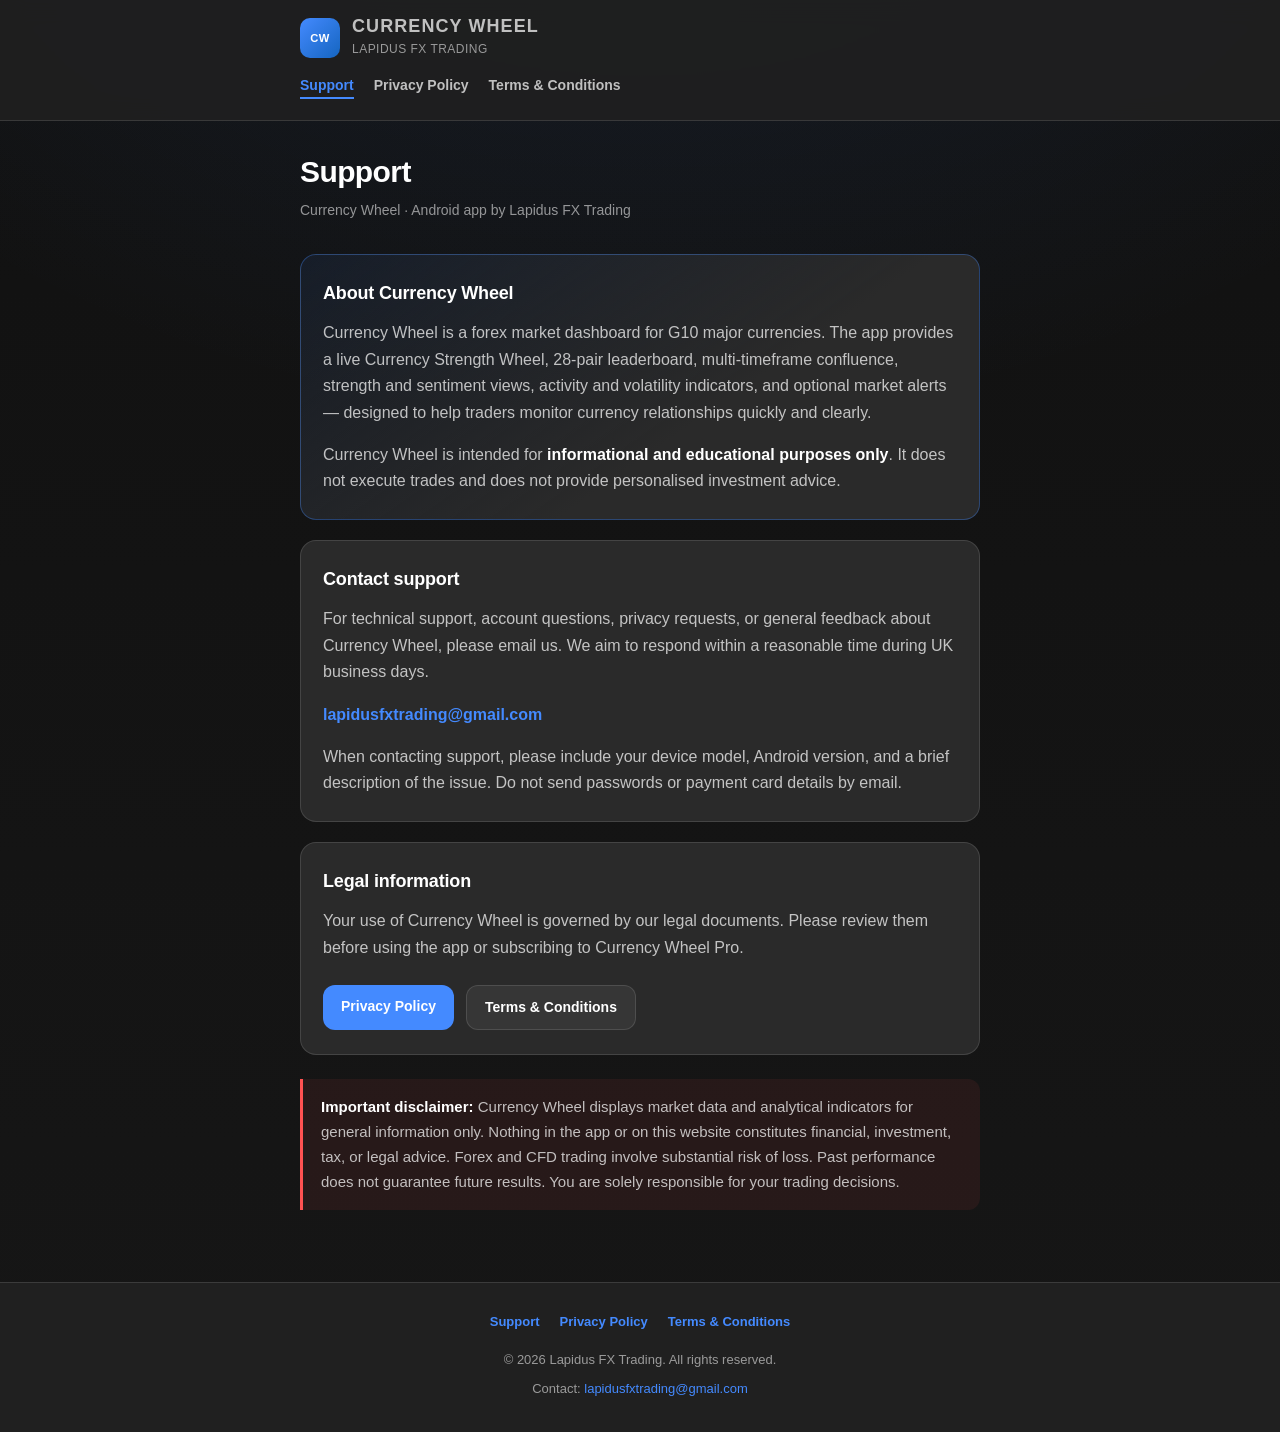
<file: index.html>
<!DOCTYPE html>
<html lang="en-GB">
<head>
  <meta charset="UTF-8">
  <meta name="viewport" content="width=device-width, initial-scale=1.0">
  <meta name="description" content="Currency Wheel support — contact Lapidus FX Trading for help with the G10 forex strength and confluence app.">
  <title>Support — Currency Wheel</title>
  <link rel="stylesheet" href="assets/css/legal.css">
</head>
<body>
  <header class="site-header">
    <div class="header-inner">
      <div class="brand">
        <div class="brand-mark" aria-hidden="true">CW</div>
        <div>
          <p class="brand-title">CURRENCY WHEEL</p>
          <p class="brand-subtitle">Lapidus FX Trading</p>
        </div>
      </div>
      <nav aria-label="Legal navigation">
        <ul class="site-nav">
          <li><a href="index.html" class="active">Support</a></li>
          <li><a href="privacy-policy.html">Privacy Policy</a></li>
          <li><a href="terms-and-conditions.html">Terms &amp; Conditions</a></li>
        </ul>
      </nav>
    </div>
  </header>

  <main>
    <h1 class="page-title">Support</h1>
    <p class="page-meta">Currency Wheel · Android app by Lapidus FX Trading</p>

    <section class="card card-highlight">
      <h2>About Currency Wheel</h2>
      <p>
        Currency Wheel is a forex market dashboard for G10 major currencies. The app
        provides a live Currency Strength Wheel, 28-pair leaderboard, multi-timeframe
        confluence, strength and sentiment views, activity and volatility indicators,
        and optional market alerts — designed to help traders monitor currency
        relationships quickly and clearly.
      </p>
      <p>
        Currency Wheel is intended for <strong>informational and educational purposes
        only</strong>. It does not execute trades and does not provide personalised
        investment advice.
      </p>
    </section>

    <section class="card">
      <h2>Contact support</h2>
      <p>
        For technical support, account questions, privacy requests, or general feedback
        about Currency Wheel, please email us. We aim to respond within a reasonable
        time during UK business days.
      </p>
      <p>
        <a class="contact-link" href="mailto:lapidusfxtrading@gmail.com">lapidusfxtrading@gmail.com</a>
      </p>
      <p>
        When contacting support, please include your device model, Android version,
        and a brief description of the issue. Do not send passwords or payment card
        details by email.
      </p>
    </section>

    <section class="card">
      <h2>Legal information</h2>
      <p>
        Your use of Currency Wheel is governed by our legal documents. Please review
        them before using the app or subscribing to Currency Wheel Pro.
      </p>
      <div class="btn-row">
        <a class="btn btn-primary" href="privacy-policy.html">Privacy Policy</a>
        <a class="btn btn-secondary" href="terms-and-conditions.html">Terms &amp; Conditions</a>
      </div>
    </section>

    <div class="disclaimer-box" role="note">
      <p>
        <strong>Important disclaimer:</strong> Currency Wheel displays market data and
        analytical indicators for general information only. Nothing in the app or on
        this website constitutes financial, investment, tax, or legal advice. Forex and
        CFD trading involve substantial risk of loss. Past performance does not
        guarantee future results. You are solely responsible for your trading decisions.
      </p>
    </div>
  </main>

  <footer class="site-footer">
    <div class="footer-inner">
      <nav class="footer-nav" aria-label="Footer navigation">
        <a href="index.html">Support</a>
        <a href="privacy-policy.html">Privacy Policy</a>
        <a href="terms-and-conditions.html">Terms &amp; Conditions</a>
      </nav>
      <p>&copy; 2026 Lapidus FX Trading. All rights reserved.</p>
      <p>
        Contact:
        <a href="mailto:lapidusfxtrading@gmail.com">lapidusfxtrading@gmail.com</a>
      </p>
    </div>
  </footer>
</body>
</html>
</file>
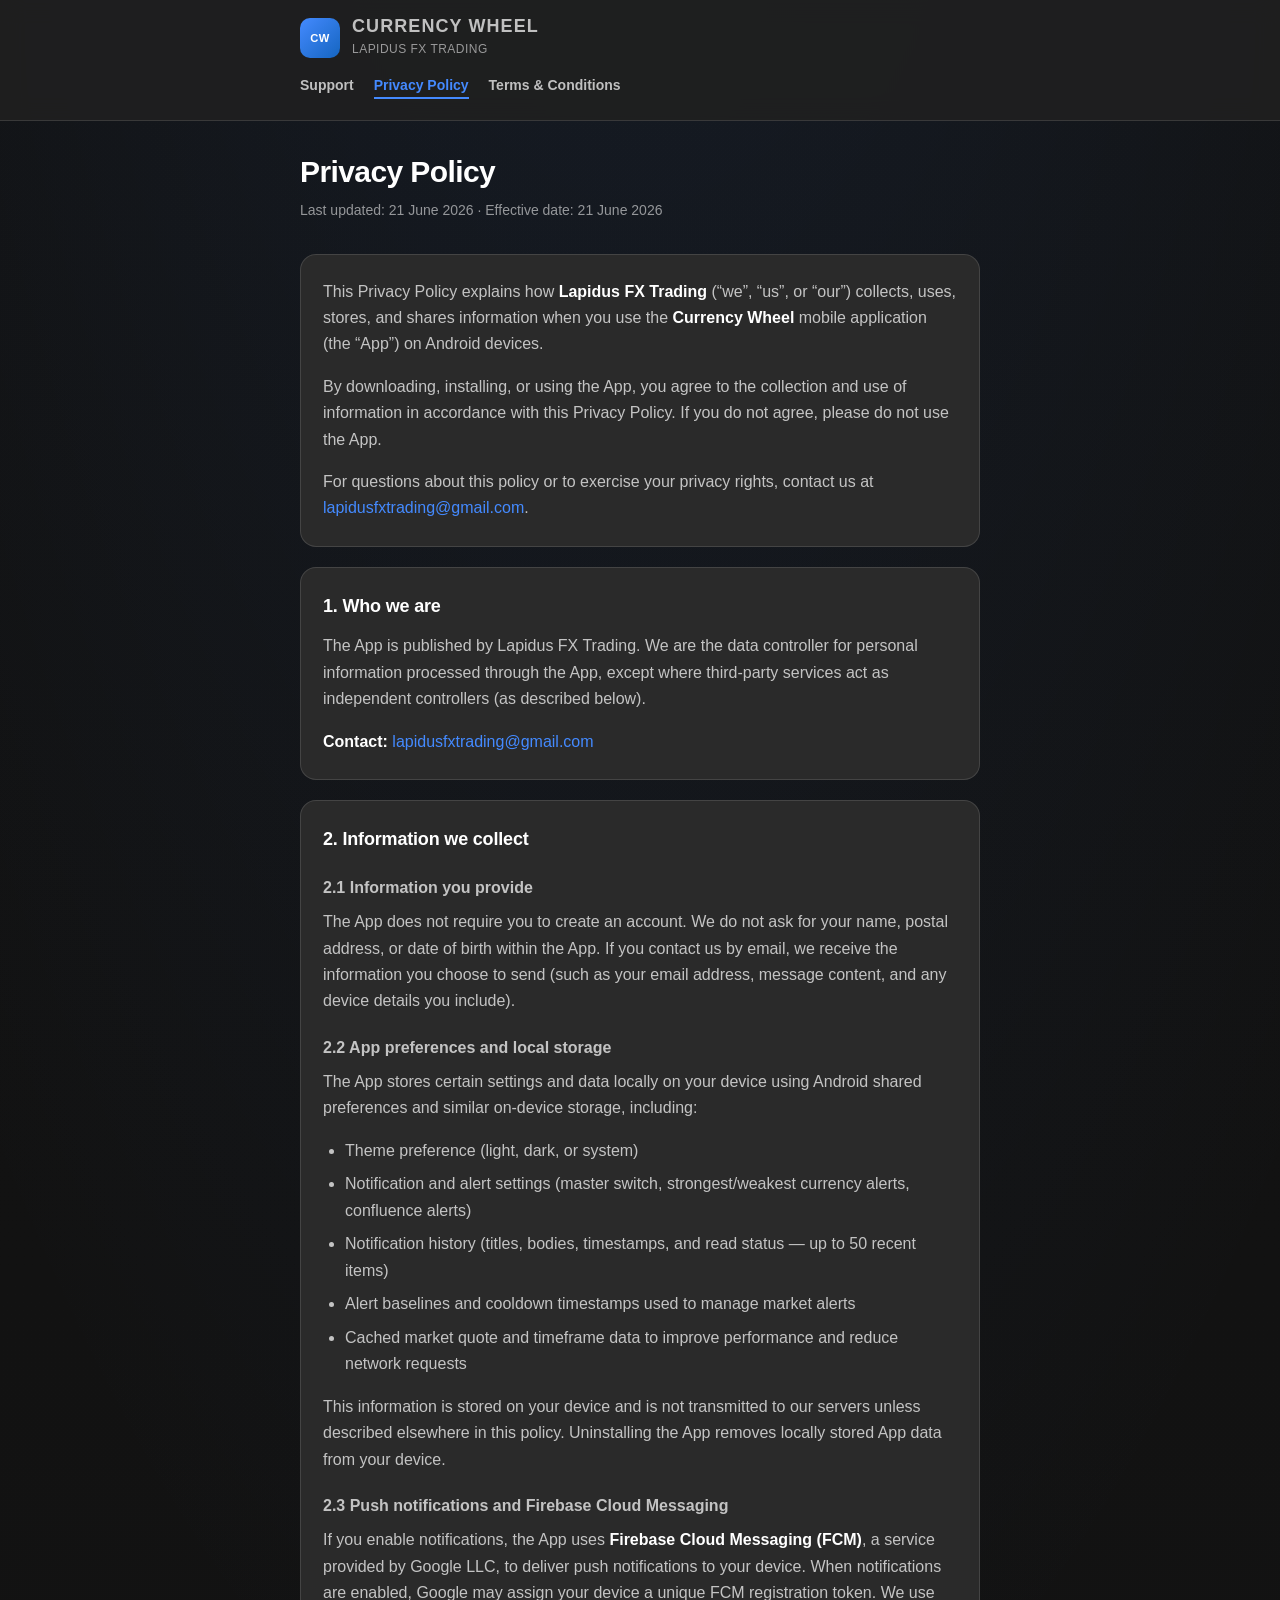
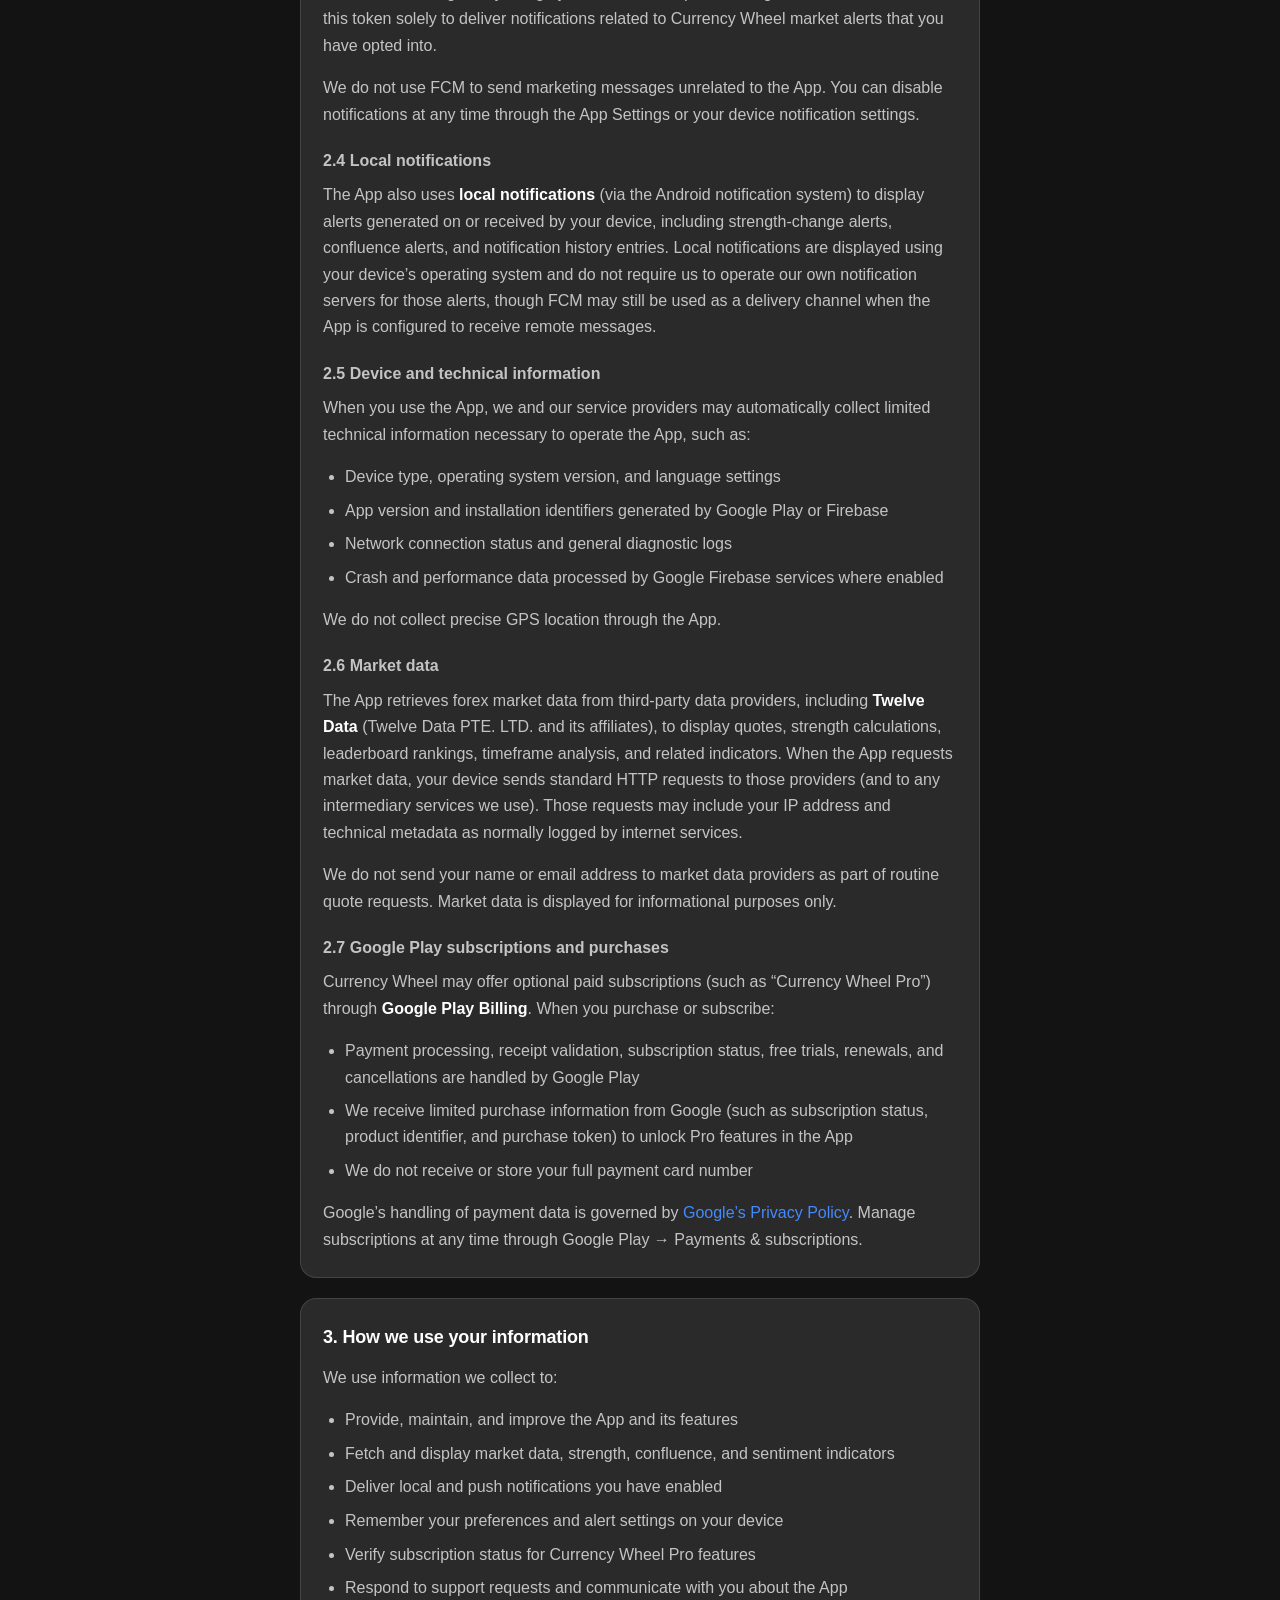
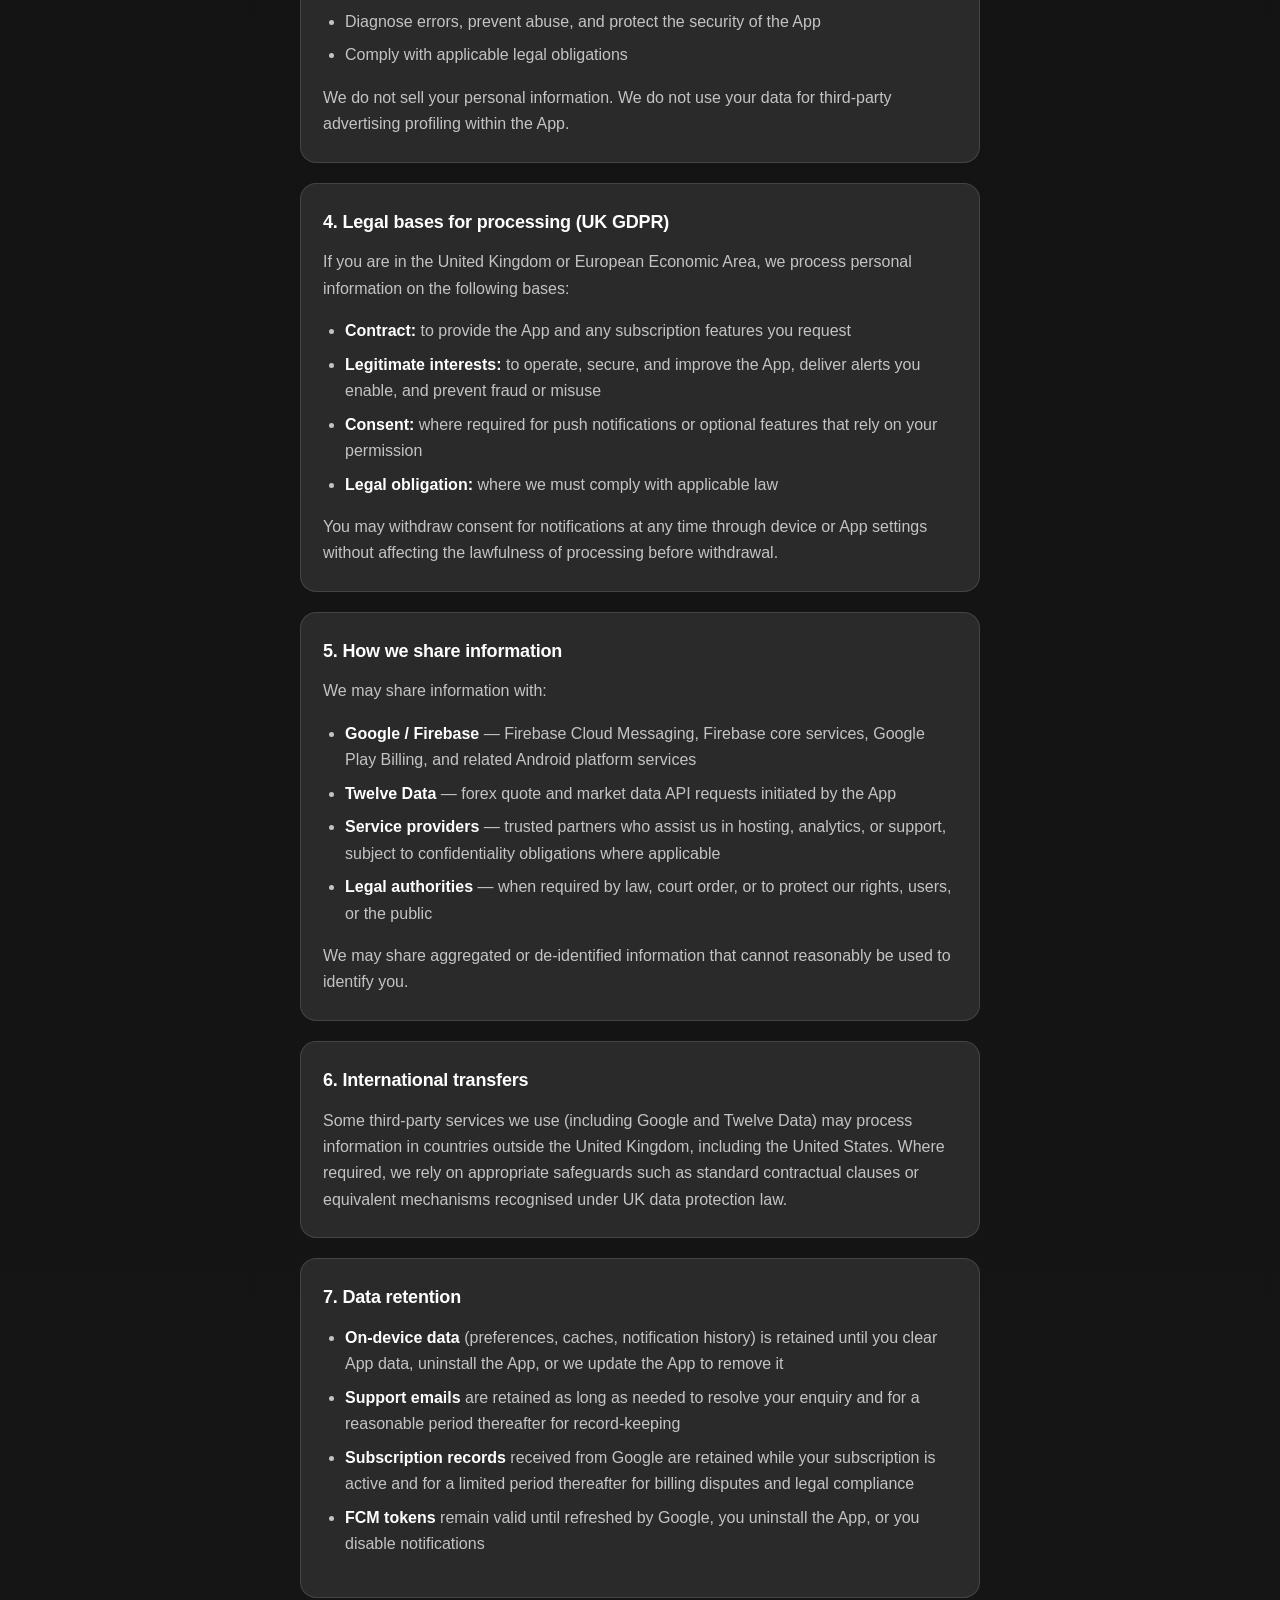
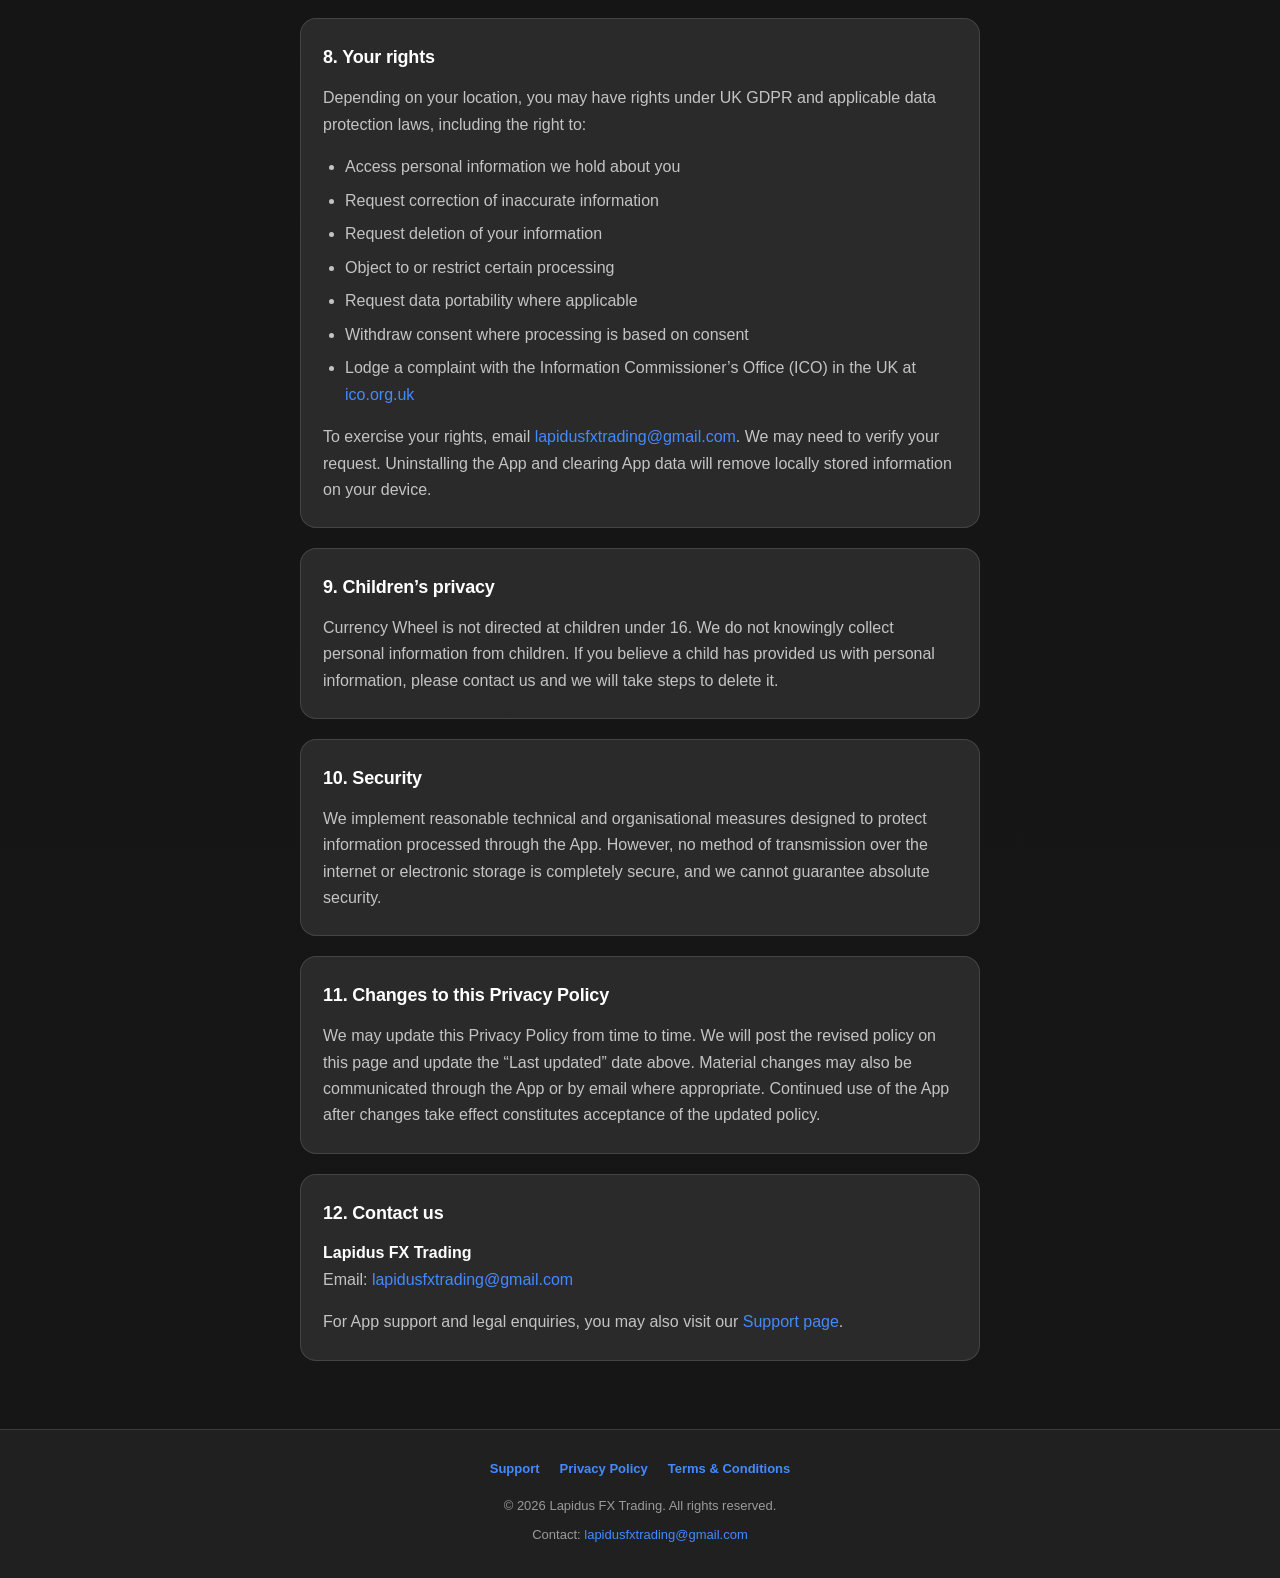
<file: privacy-policy.html>
<!DOCTYPE html>
<html lang="en-GB">
<head>
  <meta charset="UTF-8">
  <meta name="viewport" content="width=device-width, initial-scale=1.0">
  <meta name="description" content="Privacy Policy for Currency Wheel by Lapidus FX Trading — how we collect, use, and protect your information.">
  <title>Privacy Policy — Currency Wheel</title>
  <link rel="stylesheet" href="assets/css/legal.css">
</head>
<body>
  <header class="site-header">
    <div class="header-inner">
      <div class="brand">
        <div class="brand-mark" aria-hidden="true">CW</div>
        <div>
          <p class="brand-title">CURRENCY WHEEL</p>
          <p class="brand-subtitle">Lapidus FX Trading</p>
        </div>
      </div>
      <nav aria-label="Legal navigation">
        <ul class="site-nav">
          <li><a href="index.html">Support</a></li>
          <li><a href="privacy-policy.html" class="active">Privacy Policy</a></li>
          <li><a href="terms-and-conditions.html">Terms &amp; Conditions</a></li>
        </ul>
      </nav>
    </div>
  </header>

  <main>
    <h1 class="page-title">Privacy Policy</h1>
    <p class="page-meta">Last updated: 21 June 2026 · Effective date: 21 June 2026</p>

    <section class="card">
      <p>
        This Privacy Policy explains how <strong>Lapidus FX Trading</strong>
        (&ldquo;we&rdquo;, &ldquo;us&rdquo;, or &ldquo;our&rdquo;) collects, uses,
        stores, and shares information when you use the <strong>Currency Wheel</strong>
        mobile application (the &ldquo;App&rdquo;) on Android devices.
      </p>
      <p>
        By downloading, installing, or using the App, you agree to the collection and
        use of information in accordance with this Privacy Policy. If you do not agree,
        please do not use the App.
      </p>
      <p>
        For questions about this policy or to exercise your privacy rights, contact us at
        <a href="mailto:lapidusfxtrading@gmail.com">lapidusfxtrading@gmail.com</a>.
      </p>
    </section>

    <section class="card">
      <h2>1. Who we are</h2>
      <p>
        The App is published by Lapidus FX Trading. We are the data controller for
        personal information processed through the App, except where third-party
        services act as independent controllers (as described below).
      </p>
      <p>
        <strong>Contact:</strong>
        <a href="mailto:lapidusfxtrading@gmail.com">lapidusfxtrading@gmail.com</a>
      </p>
    </section>

    <section class="card">
      <h2>2. Information we collect</h2>

      <h3>2.1 Information you provide</h3>
      <p>
        The App does not require you to create an account. We do not ask for your name,
        postal address, or date of birth within the App. If you contact us by email, we
        receive the information you choose to send (such as your email address, message
        content, and any device details you include).
      </p>

      <h3>2.2 App preferences and local storage</h3>
      <p>
        The App stores certain settings and data locally on your device using Android
        shared preferences and similar on-device storage, including:
      </p>
      <ul>
        <li>Theme preference (light, dark, or system)</li>
        <li>Notification and alert settings (master switch, strongest/weakest currency alerts, confluence alerts)</li>
        <li>Notification history (titles, bodies, timestamps, and read status — up to 50 recent items)</li>
        <li>Alert baselines and cooldown timestamps used to manage market alerts</li>
        <li>Cached market quote and timeframe data to improve performance and reduce network requests</li>
      </ul>
      <p>
        This information is stored on your device and is not transmitted to our servers
        unless described elsewhere in this policy. Uninstalling the App removes locally
        stored App data from your device.
      </p>

      <h3>2.3 Push notifications and Firebase Cloud Messaging</h3>
      <p>
        If you enable notifications, the App uses <strong>Firebase Cloud Messaging
        (FCM)</strong>, a service provided by Google LLC, to deliver push notifications
        to your device. When notifications are enabled, Google may assign your device a
        unique FCM registration token. We use this token solely to deliver notifications
        related to Currency Wheel market alerts that you have opted into.
      </p>
      <p>
        We do not use FCM to send marketing messages unrelated to the App. You can
        disable notifications at any time through the App Settings or your device
        notification settings.
      </p>

      <h3>2.4 Local notifications</h3>
      <p>
        The App also uses <strong>local notifications</strong> (via the Android
        notification system) to display alerts generated on or received by your device,
        including strength-change alerts, confluence alerts, and notification history
        entries. Local notifications are displayed using your device&rsquo;s operating
        system and do not require us to operate our own notification servers for those
        alerts, though FCM may still be used as a delivery channel when the App is
        configured to receive remote messages.
      </p>

      <h3>2.5 Device and technical information</h3>
      <p>
        When you use the App, we and our service providers may automatically collect
        limited technical information necessary to operate the App, such as:
      </p>
      <ul>
        <li>Device type, operating system version, and language settings</li>
        <li>App version and installation identifiers generated by Google Play or Firebase</li>
        <li>Network connection status and general diagnostic logs</li>
        <li>Crash and performance data processed by Google Firebase services where enabled</li>
      </ul>
      <p>
        We do not collect precise GPS location through the App.
      </p>

      <h3>2.6 Market data</h3>
      <p>
        The App retrieves forex market data from third-party data providers, including
        <strong>Twelve Data</strong> (Twelve Data PTE. LTD. and its affiliates), to
        display quotes, strength calculations, leaderboard rankings, timeframe analysis,
        and related indicators. When the App requests market data, your device sends
        standard HTTP requests to those providers (and to any intermediary services we
        use). Those requests may include your IP address and technical metadata as
        normally logged by internet services.
      </p>
      <p>
        We do not send your name or email address to market data providers as part of
        routine quote requests. Market data is displayed for informational purposes only.
      </p>

      <h3>2.7 Google Play subscriptions and purchases</h3>
      <p>
        Currency Wheel may offer optional paid subscriptions (such as
        &ldquo;Currency Wheel Pro&rdquo;) through <strong>Google Play Billing</strong>.
        When you purchase or subscribe:
      </p>
      <ul>
        <li>Payment processing, receipt validation, subscription status, free trials,
          renewals, and cancellations are handled by Google Play</li>
        <li>We receive limited purchase information from Google (such as subscription
          status, product identifier, and purchase token) to unlock Pro features in the
          App</li>
        <li>We do not receive or store your full payment card number</li>
      </ul>
      <p>
        Google&rsquo;s handling of payment data is governed by
        <a href="https://policies.google.com/privacy" rel="noopener noreferrer" target="_blank">Google&rsquo;s Privacy Policy</a>.
        Manage subscriptions at any time through Google Play &rarr; Payments &amp;
        subscriptions.
      </p>
    </section>

    <section class="card">
      <h2>3. How we use your information</h2>
      <p>We use information we collect to:</p>
      <ul>
        <li>Provide, maintain, and improve the App and its features</li>
        <li>Fetch and display market data, strength, confluence, and sentiment indicators</li>
        <li>Deliver local and push notifications you have enabled</li>
        <li>Remember your preferences and alert settings on your device</li>
        <li>Verify subscription status for Currency Wheel Pro features</li>
        <li>Respond to support requests and communicate with you about the App</li>
        <li>Diagnose errors, prevent abuse, and protect the security of the App</li>
        <li>Comply with applicable legal obligations</li>
      </ul>
      <p>
        We do not sell your personal information. We do not use your data for
        third-party advertising profiling within the App.
      </p>
    </section>

    <section class="card">
      <h2>4. Legal bases for processing (UK GDPR)</h2>
      <p>
        If you are in the United Kingdom or European Economic Area, we process personal
        information on the following bases:
      </p>
      <ul>
        <li><strong>Contract:</strong> to provide the App and any subscription features you request</li>
        <li><strong>Legitimate interests:</strong> to operate, secure, and improve the App, deliver alerts you enable, and prevent fraud or misuse</li>
        <li><strong>Consent:</strong> where required for push notifications or optional features that rely on your permission</li>
        <li><strong>Legal obligation:</strong> where we must comply with applicable law</li>
      </ul>
      <p>
        You may withdraw consent for notifications at any time through device or App
        settings without affecting the lawfulness of processing before withdrawal.
      </p>
    </section>

    <section class="card">
      <h2>5. How we share information</h2>
      <p>We may share information with:</p>
      <ul>
        <li><strong>Google / Firebase</strong> — Firebase Cloud Messaging, Firebase core services, Google Play Billing, and related Android platform services</li>
        <li><strong>Twelve Data</strong> — forex quote and market data API requests initiated by the App</li>
        <li><strong>Service providers</strong> — trusted partners who assist us in hosting, analytics, or support, subject to confidentiality obligations where applicable</li>
        <li><strong>Legal authorities</strong> — when required by law, court order, or to protect our rights, users, or the public</li>
      </ul>
      <p>
        We may share aggregated or de-identified information that cannot reasonably be
        used to identify you.
      </p>
    </section>

    <section class="card">
      <h2>6. International transfers</h2>
      <p>
        Some third-party services we use (including Google and Twelve Data) may process
        information in countries outside the United Kingdom, including the United States.
        Where required, we rely on appropriate safeguards such as standard contractual
        clauses or equivalent mechanisms recognised under UK data protection law.
      </p>
    </section>

    <section class="card">
      <h2>7. Data retention</h2>
      <ul>
        <li><strong>On-device data</strong> (preferences, caches, notification history) is retained until you clear App data, uninstall the App, or we update the App to remove it</li>
        <li><strong>Support emails</strong> are retained as long as needed to resolve your enquiry and for a reasonable period thereafter for record-keeping</li>
        <li><strong>Subscription records</strong> received from Google are retained while your subscription is active and for a limited period thereafter for billing disputes and legal compliance</li>
        <li><strong>FCM tokens</strong> remain valid until refreshed by Google, you uninstall the App, or you disable notifications</li>
      </ul>
    </section>

    <section class="card">
      <h2>8. Your rights</h2>
      <p>
        Depending on your location, you may have rights under UK GDPR and applicable
        data protection laws, including the right to:
      </p>
      <ul>
        <li>Access personal information we hold about you</li>
        <li>Request correction of inaccurate information</li>
        <li>Request deletion of your information</li>
        <li>Object to or restrict certain processing</li>
        <li>Request data portability where applicable</li>
        <li>Withdraw consent where processing is based on consent</li>
        <li>Lodge a complaint with the Information Commissioner&rsquo;s Office (ICO) in the UK at <a href="https://ico.org.uk" rel="noopener noreferrer" target="_blank">ico.org.uk</a></li>
      </ul>
      <p>
        To exercise your rights, email
        <a href="mailto:lapidusfxtrading@gmail.com">lapidusfxtrading@gmail.com</a>.
        We may need to verify your request. Uninstalling the App and clearing App data
        will remove locally stored information on your device.
      </p>
    </section>

    <section class="card">
      <h2>9. Children&rsquo;s privacy</h2>
      <p>
        Currency Wheel is not directed at children under 16. We do not knowingly collect
        personal information from children. If you believe a child has provided us with
        personal information, please contact us and we will take steps to delete it.
      </p>
    </section>

    <section class="card">
      <h2>10. Security</h2>
      <p>
        We implement reasonable technical and organisational measures designed to protect
        information processed through the App. However, no method of transmission over
        the internet or electronic storage is completely secure, and we cannot guarantee
        absolute security.
      </p>
    </section>

    <section class="card">
      <h2>11. Changes to this Privacy Policy</h2>
      <p>
        We may update this Privacy Policy from time to time. We will post the revised
        policy on this page and update the &ldquo;Last updated&rdquo; date above. Material
        changes may also be communicated through the App or by email where appropriate.
        Continued use of the App after changes take effect constitutes acceptance of the
        updated policy.
      </p>
    </section>

    <section class="card">
      <h2>12. Contact us</h2>
      <p>
        <strong>Lapidus FX Trading</strong><br>
        Email:
        <a href="mailto:lapidusfxtrading@gmail.com">lapidusfxtrading@gmail.com</a>
      </p>
      <p>
        For App support and legal enquiries, you may also visit our
        <a href="index.html">Support page</a>.
      </p>
    </section>
  </main>

  <footer class="site-footer">
    <div class="footer-inner">
      <nav class="footer-nav" aria-label="Footer navigation">
        <a href="index.html">Support</a>
        <a href="privacy-policy.html">Privacy Policy</a>
        <a href="terms-and-conditions.html">Terms &amp; Conditions</a>
      </nav>
      <p>&copy; 2026 Lapidus FX Trading. All rights reserved.</p>
      <p>
        Contact:
        <a href="mailto:lapidusfxtrading@gmail.com">lapidusfxtrading@gmail.com</a>
      </p>
    </div>
  </footer>
</body>
</html>
</file>
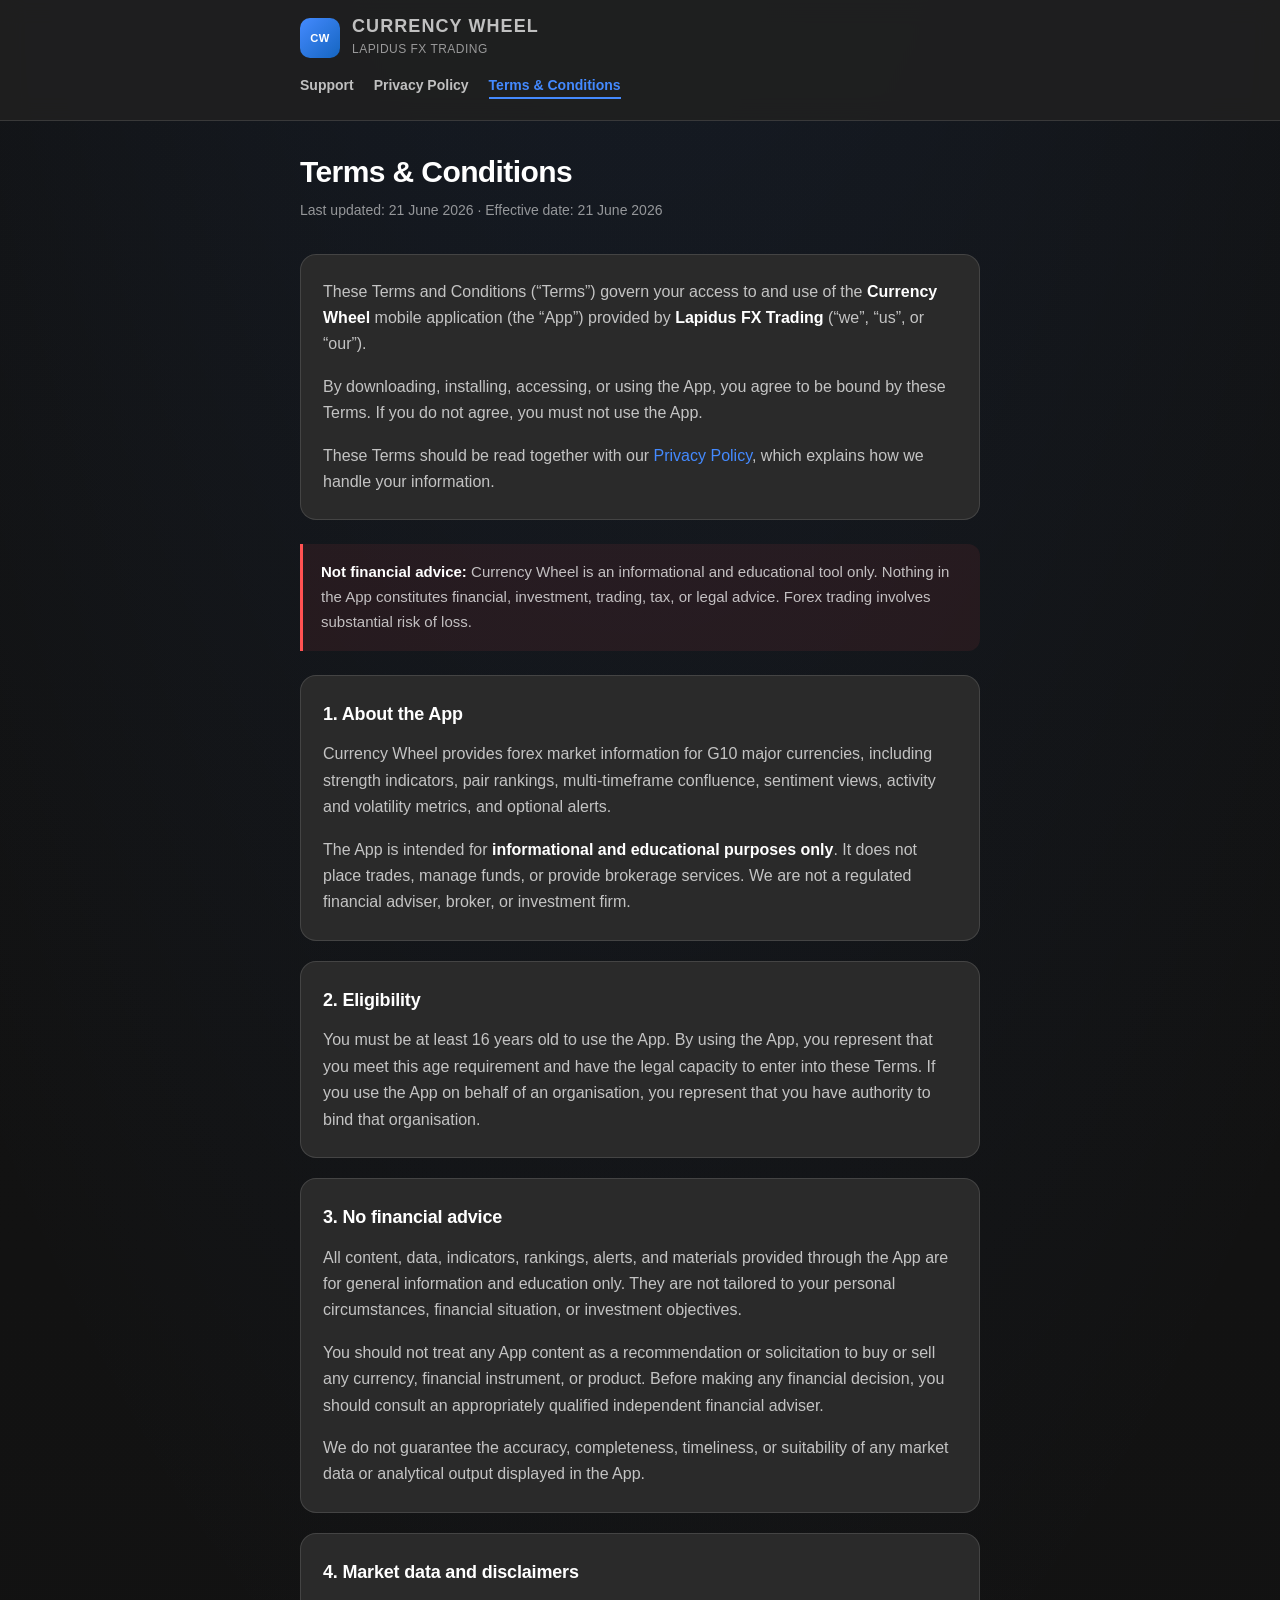
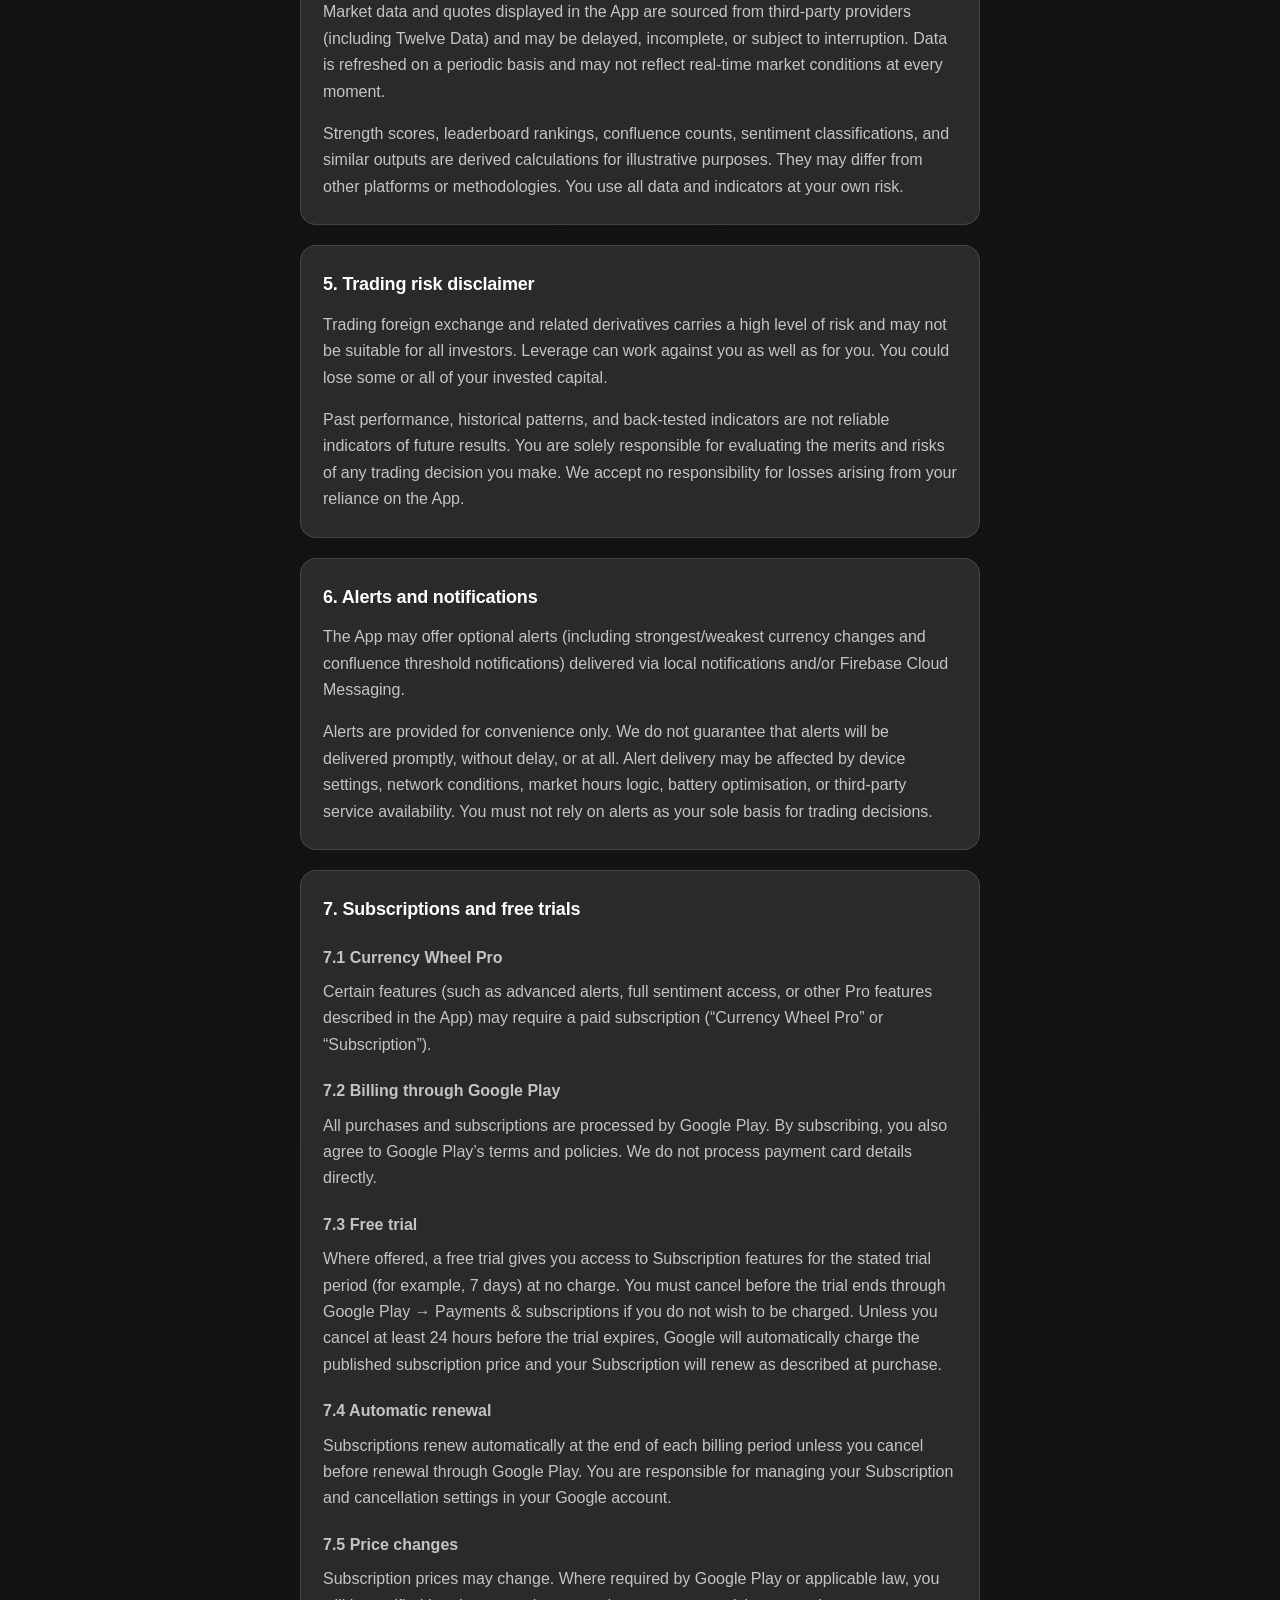
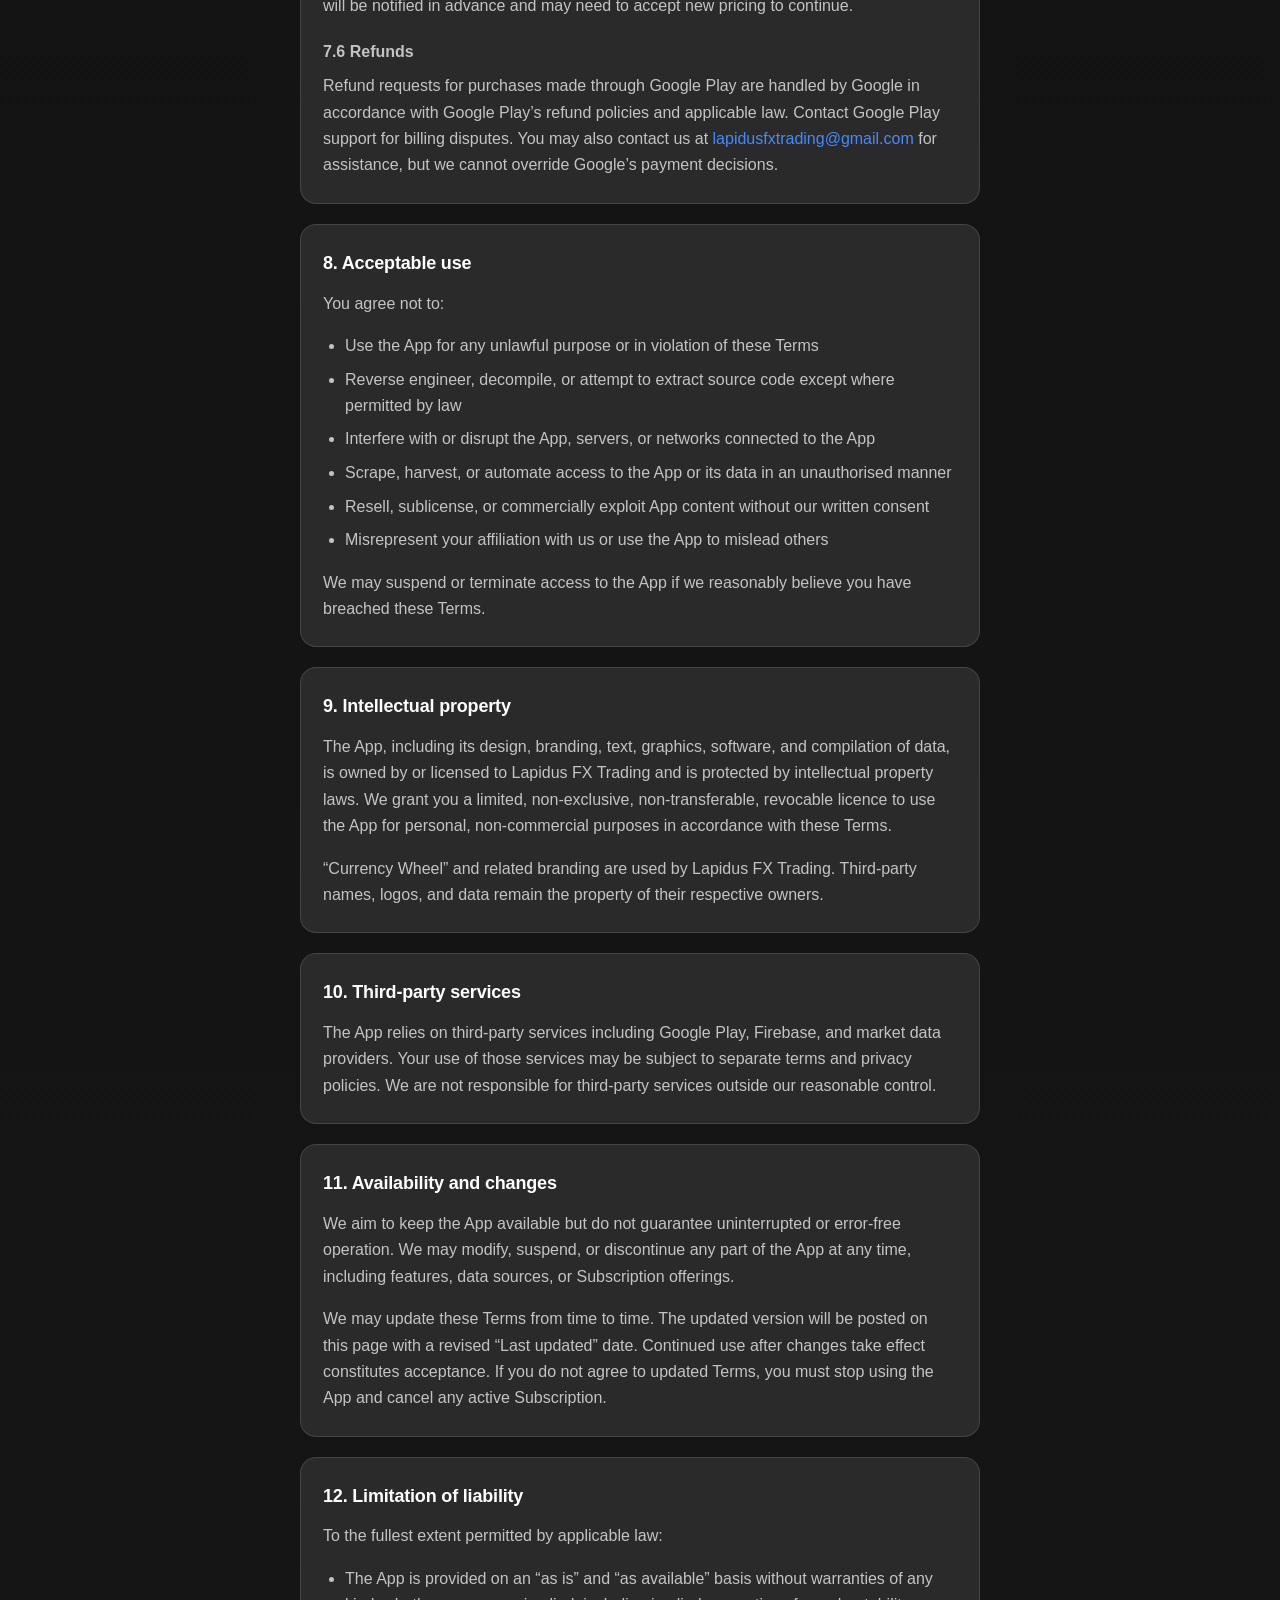
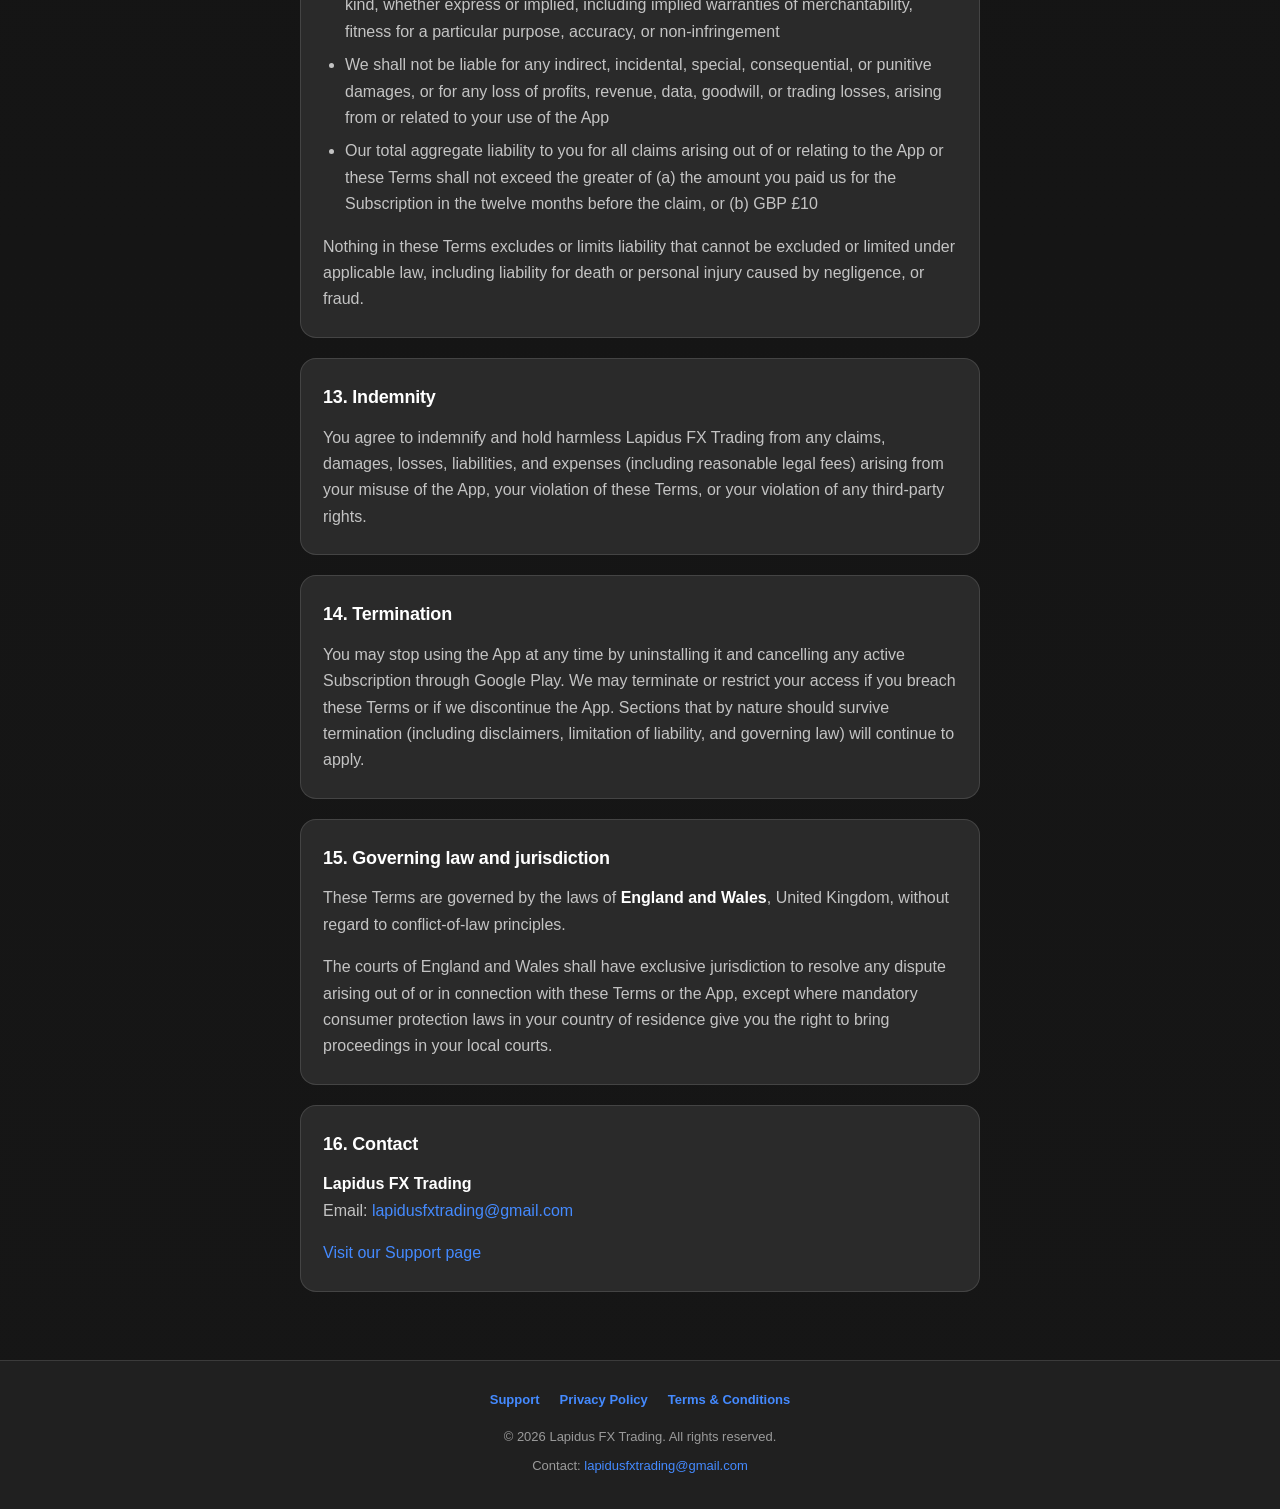
<file: terms-and-conditions.html>
<!DOCTYPE html>
<html lang="en-GB">
<head>
  <meta charset="UTF-8">
  <meta name="viewport" content="width=device-width, initial-scale=1.0">
  <meta name="description" content="Terms and Conditions for Currency Wheel by Lapidus FX Trading — rules for using the app and subscriptions.">
  <title>Terms &amp; Conditions — Currency Wheel</title>
  <link rel="stylesheet" href="assets/css/legal.css">
</head>
<body>
  <header class="site-header">
    <div class="header-inner">
      <div class="brand">
        <div class="brand-mark" aria-hidden="true">CW</div>
        <div>
          <p class="brand-title">CURRENCY WHEEL</p>
          <p class="brand-subtitle">Lapidus FX Trading</p>
        </div>
      </div>
      <nav aria-label="Legal navigation">
        <ul class="site-nav">
          <li><a href="index.html">Support</a></li>
          <li><a href="privacy-policy.html">Privacy Policy</a></li>
          <li><a href="terms-and-conditions.html" class="active">Terms &amp; Conditions</a></li>
        </ul>
      </nav>
    </div>
  </header>

  <main>
    <h1 class="page-title">Terms &amp; Conditions</h1>
    <p class="page-meta">Last updated: 21 June 2026 · Effective date: 21 June 2026</p>

    <section class="card">
      <p>
        These Terms and Conditions (&ldquo;Terms&rdquo;) govern your access to and use of
        the <strong>Currency Wheel</strong> mobile application (the &ldquo;App&rdquo;)
        provided by <strong>Lapidus FX Trading</strong> (&ldquo;we&rdquo;, &ldquo;us&rdquo;,
        or &ldquo;our&rdquo;).
      </p>
      <p>
        By downloading, installing, accessing, or using the App, you agree to be bound
        by these Terms. If you do not agree, you must not use the App.
      </p>
      <p>
        These Terms should be read together with our
        <a href="privacy-policy.html">Privacy Policy</a>, which explains how we handle
        your information.
      </p>
    </section>

    <div class="disclaimer-box" role="note">
      <p>
        <strong>Not financial advice:</strong> Currency Wheel is an informational and
        educational tool only. Nothing in the App constitutes financial, investment,
        trading, tax, or legal advice. Forex trading involves substantial risk of loss.
      </p>
    </div>

    <section class="card">
      <h2>1. About the App</h2>
      <p>
        Currency Wheel provides forex market information for G10 major currencies,
        including strength indicators, pair rankings, multi-timeframe confluence,
        sentiment views, activity and volatility metrics, and optional alerts.
      </p>
      <p>
        The App is intended for <strong>informational and educational purposes only</strong>.
        It does not place trades, manage funds, or provide brokerage services. We are not
        a regulated financial adviser, broker, or investment firm.
      </p>
    </section>

    <section class="card">
      <h2>2. Eligibility</h2>
      <p>
        You must be at least 16 years old to use the App. By using the App, you represent
        that you meet this age requirement and have the legal capacity to enter into
        these Terms. If you use the App on behalf of an organisation, you represent that
        you have authority to bind that organisation.
      </p>
    </section>

    <section class="card">
      <h2>3. No financial advice</h2>
      <p>
        All content, data, indicators, rankings, alerts, and materials provided through
        the App are for general information and education only. They are not tailored to
        your personal circumstances, financial situation, or investment objectives.
      </p>
      <p>
        You should not treat any App content as a recommendation or solicitation to buy
        or sell any currency, financial instrument, or product. Before making any
        financial decision, you should consult an appropriately qualified independent
        financial adviser.
      </p>
      <p>
        We do not guarantee the accuracy, completeness, timeliness, or suitability of
        any market data or analytical output displayed in the App.
      </p>
    </section>

    <section class="card">
      <h2>4. Market data and disclaimers</h2>
      <p>
        Market data and quotes displayed in the App are sourced from third-party providers
        (including Twelve Data) and may be delayed, incomplete, or subject to interruption.
        Data is refreshed on a periodic basis and may not reflect real-time market
        conditions at every moment.
      </p>
      <p>
        Strength scores, leaderboard rankings, confluence counts, sentiment classifications,
        and similar outputs are derived calculations for illustrative purposes. They may
        differ from other platforms or methodologies. You use all data and indicators at
        your own risk.
      </p>
    </section>

    <section class="card">
      <h2>5. Trading risk disclaimer</h2>
      <p>
        Trading foreign exchange and related derivatives carries a high level of risk and
        may not be suitable for all investors. Leverage can work against you as well as
        for you. You could lose some or all of your invested capital.
      </p>
      <p>
        Past performance, historical patterns, and back-tested indicators are not
        reliable indicators of future results. You are solely responsible for evaluating
        the merits and risks of any trading decision you make. We accept no responsibility
        for losses arising from your reliance on the App.
      </p>
    </section>

    <section class="card">
      <h2>6. Alerts and notifications</h2>
      <p>
        The App may offer optional alerts (including strongest/weakest currency changes
        and confluence threshold notifications) delivered via local notifications and/or
        Firebase Cloud Messaging.
      </p>
      <p>
        Alerts are provided for convenience only. We do not guarantee that alerts will
        be delivered promptly, without delay, or at all. Alert delivery may be affected by
        device settings, network conditions, market hours logic, battery optimisation,
        or third-party service availability. You must not rely on alerts as your sole
        basis for trading decisions.
      </p>
    </section>

    <section class="card">
      <h2>7. Subscriptions and free trials</h2>

      <h3>7.1 Currency Wheel Pro</h3>
      <p>
        Certain features (such as advanced alerts, full sentiment access, or other Pro
        features described in the App) may require a paid subscription
        (&ldquo;Currency Wheel Pro&rdquo; or &ldquo;Subscription&rdquo;).
      </p>

      <h3>7.2 Billing through Google Play</h3>
      <p>
        All purchases and subscriptions are processed by Google Play. By subscribing, you
        also agree to Google Play&rsquo;s terms and policies. We do not process payment
        card details directly.
      </p>

      <h3>7.3 Free trial</h3>
      <p>
        Where offered, a free trial gives you access to Subscription features for the
        stated trial period (for example, 7 days) at no charge. You must cancel before
        the trial ends through Google Play &rarr; Payments &amp; subscriptions if you do
        not wish to be charged. Unless you cancel at least 24 hours before the trial
        expires, Google will automatically charge the published subscription price and
        your Subscription will renew as described at purchase.
      </p>

      <h3>7.4 Automatic renewal</h3>
      <p>
        Subscriptions renew automatically at the end of each billing period unless you
        cancel before renewal through Google Play. You are responsible for managing your
        Subscription and cancellation settings in your Google account.
      </p>

      <h3>7.5 Price changes</h3>
      <p>
        Subscription prices may change. Where required by Google Play or applicable law,
        you will be notified in advance and may need to accept new pricing to continue.
      </p>

      <h3>7.6 Refunds</h3>
      <p>
        Refund requests for purchases made through Google Play are handled by Google in
        accordance with Google Play&rsquo;s refund policies and applicable law. Contact
        Google Play support for billing disputes. You may also contact us at
        <a href="mailto:lapidusfxtrading@gmail.com">lapidusfxtrading@gmail.com</a>
        for assistance, but we cannot override Google&rsquo;s payment decisions.
      </p>
    </section>

    <section class="card">
      <h2>8. Acceptable use</h2>
      <p>You agree not to:</p>
      <ul>
        <li>Use the App for any unlawful purpose or in violation of these Terms</li>
        <li>Reverse engineer, decompile, or attempt to extract source code except where permitted by law</li>
        <li>Interfere with or disrupt the App, servers, or networks connected to the App</li>
        <li>Scrape, harvest, or automate access to the App or its data in an unauthorised manner</li>
        <li>Resell, sublicense, or commercially exploit App content without our written consent</li>
        <li>Misrepresent your affiliation with us or use the App to mislead others</li>
      </ul>
      <p>
        We may suspend or terminate access to the App if we reasonably believe you have
        breached these Terms.
      </p>
    </section>

    <section class="card">
      <h2>9. Intellectual property</h2>
      <p>
        The App, including its design, branding, text, graphics, software, and compilation
        of data, is owned by or licensed to Lapidus FX Trading and is protected by
        intellectual property laws. We grant you a limited, non-exclusive, non-transferable,
        revocable licence to use the App for personal, non-commercial purposes in
        accordance with these Terms.
      </p>
      <p>
        &ldquo;Currency Wheel&rdquo; and related branding are used by Lapidus FX Trading.
        Third-party names, logos, and data remain the property of their respective owners.
      </p>
    </section>

    <section class="card">
      <h2>10. Third-party services</h2>
      <p>
        The App relies on third-party services including Google Play, Firebase, and market
        data providers. Your use of those services may be subject to separate terms and
        privacy policies. We are not responsible for third-party services outside our
        reasonable control.
      </p>
    </section>

    <section class="card">
      <h2>11. Availability and changes</h2>
      <p>
        We aim to keep the App available but do not guarantee uninterrupted or error-free
        operation. We may modify, suspend, or discontinue any part of the App at any time,
        including features, data sources, or Subscription offerings.
      </p>
      <p>
        We may update these Terms from time to time. The updated version will be posted
        on this page with a revised &ldquo;Last updated&rdquo; date. Continued use after
        changes take effect constitutes acceptance. If you do not agree to updated Terms,
        you must stop using the App and cancel any active Subscription.
      </p>
    </section>

    <section class="card">
      <h2>12. Limitation of liability</h2>
      <p>
        To the fullest extent permitted by applicable law:
      </p>
      <ul>
        <li>
          The App is provided on an &ldquo;as is&rdquo; and &ldquo;as available&rdquo;
          basis without warranties of any kind, whether express or implied, including
          implied warranties of merchantability, fitness for a particular purpose,
          accuracy, or non-infringement
        </li>
        <li>
          We shall not be liable for any indirect, incidental, special, consequential,
          or punitive damages, or for any loss of profits, revenue, data, goodwill, or
          trading losses, arising from or related to your use of the App
        </li>
        <li>
          Our total aggregate liability to you for all claims arising out of or relating
          to the App or these Terms shall not exceed the greater of (a) the amount you
          paid us for the Subscription in the twelve months before the claim, or (b)
          GBP &pound;10
        </li>
      </ul>
      <p>
        Nothing in these Terms excludes or limits liability that cannot be excluded or
        limited under applicable law, including liability for death or personal injury
        caused by negligence, or fraud.
      </p>
    </section>

    <section class="card">
      <h2>13. Indemnity</h2>
      <p>
        You agree to indemnify and hold harmless Lapidus FX Trading from any claims,
        damages, losses, liabilities, and expenses (including reasonable legal fees)
        arising from your misuse of the App, your violation of these Terms, or your
        violation of any third-party rights.
      </p>
    </section>

    <section class="card">
      <h2>14. Termination</h2>
      <p>
        You may stop using the App at any time by uninstalling it and cancelling any
        active Subscription through Google Play. We may terminate or restrict your access
        if you breach these Terms or if we discontinue the App. Sections that by nature
        should survive termination (including disclaimers, limitation of liability, and
        governing law) will continue to apply.
      </p>
    </section>

    <section class="card">
      <h2>15. Governing law and jurisdiction</h2>
      <p>
        These Terms are governed by the laws of <strong>England and Wales</strong>,
        United Kingdom, without regard to conflict-of-law principles.
      </p>
      <p>
        The courts of England and Wales shall have exclusive jurisdiction to resolve any
        dispute arising out of or in connection with these Terms or the App, except where
        mandatory consumer protection laws in your country of residence give you the right
        to bring proceedings in your local courts.
      </p>
    </section>

    <section class="card">
      <h2>16. Contact</h2>
      <p>
        <strong>Lapidus FX Trading</strong><br>
        Email:
        <a href="mailto:lapidusfxtrading@gmail.com">lapidusfxtrading@gmail.com</a>
      </p>
      <p>
        <a href="index.html">Visit our Support page</a>
      </p>
    </section>
  </main>

  <footer class="site-footer">
    <div class="footer-inner">
      <nav class="footer-nav" aria-label="Footer navigation">
        <a href="index.html">Support</a>
        <a href="privacy-policy.html">Privacy Policy</a>
        <a href="terms-and-conditions.html">Terms &amp; Conditions</a>
      </nav>
      <p>&copy; 2026 Lapidus FX Trading. All rights reserved.</p>
      <p>
        Contact:
        <a href="mailto:lapidusfxtrading@gmail.com">lapidusfxtrading@gmail.com</a>
      </p>
    </div>
  </footer>
</body>
</html>
</file>
<file: assets/css/legal.css>
:root {
  --primary: #448aff;
  --primary-dim: rgba(68, 138, 255, 0.15);
  --bg-base: #111111;
  --bg-surface: #202020;
  --bg-card: #2a2a2a;
  --bg-elevated: #363636;
  --text-primary: #ffffff;
  --text-secondary: rgba(255, 255, 255, 0.72);
  --text-muted: rgba(255, 255, 255, 0.55);
  --border: rgba(255, 255, 255, 0.12);
  --accent-green: #22e0b7;
  --accent-red: #ff5252;
  --max-width: 720px;
  --font-sans: -apple-system, BlinkMacSystemFont, "Segoe UI", Roboto, Oxygen,
    Ubuntu, Cantarell, "Helvetica Neue", Arial, sans-serif;
}

*,
*::before,
*::after {
  box-sizing: border-box;
}

html {
  font-size: 16px;
  -webkit-text-size-adjust: 100%;
  scroll-behavior: smooth;
}

body {
  margin: 0;
  min-height: 100vh;
  font-family: var(--font-sans);
  font-size: 1rem;
  line-height: 1.65;
  color: var(--text-primary);
  background: var(--bg-base);
  background-image: radial-gradient(
      ellipse 80% 50% at 50% -20%,
      rgba(68, 138, 255, 0.12),
      transparent
    ),
    linear-gradient(180deg, var(--bg-base) 0%, #161616 100%);
}

a {
  color: var(--primary);
  text-decoration: none;
  transition: color 0.15s ease;
}

a:hover,
a:focus-visible {
  color: #6ba3ff;
  text-decoration: underline;
}

a:focus-visible {
  outline: 2px solid var(--primary);
  outline-offset: 2px;
  border-radius: 2px;
}

.site-header {
  border-bottom: 1px solid var(--border);
  background: rgba(32, 32, 32, 0.92);
  backdrop-filter: blur(12px);
  -webkit-backdrop-filter: blur(12px);
  position: sticky;
  top: 0;
  z-index: 100;
}

.header-inner {
  max-width: var(--max-width);
  margin: 0 auto;
  padding: 1rem 1.25rem;
}

.brand {
  display: flex;
  align-items: center;
  gap: 0.75rem;
  margin-bottom: 0.875rem;
}

.brand-mark {
  width: 40px;
  height: 40px;
  border-radius: 10px;
  background: linear-gradient(135deg, var(--primary) 0%, #1565c0 100%);
  display: flex;
  align-items: center;
  justify-content: center;
  font-weight: 800;
  font-size: 0.7rem;
  letter-spacing: 0.04em;
  color: #fff;
  flex-shrink: 0;
}

.brand-title {
  margin: 0;
  font-size: 1.125rem;
  font-weight: 800;
  letter-spacing: 0.06em;
  line-height: 1.2;
}

.brand-subtitle {
  margin: 0.15rem 0 0;
  font-size: 0.75rem;
  color: var(--text-muted);
  letter-spacing: 0.04em;
  text-transform: uppercase;
}

.site-nav {
  display: flex;
  flex-wrap: wrap;
  gap: 0.35rem 1.25rem;
  list-style: none;
  margin: 0;
  padding: 0;
  font-size: 0.875rem;
  font-weight: 600;
}

.site-nav a {
  color: var(--text-secondary);
  text-decoration: none;
  padding: 0.25rem 0;
  border-bottom: 2px solid transparent;
}

.site-nav a:hover,
.site-nav a:focus-visible {
  color: var(--text-primary);
  text-decoration: none;
}

.site-nav a.active {
  color: var(--primary);
  border-bottom-color: var(--primary);
}

main {
  max-width: var(--max-width);
  margin: 0 auto;
  padding: 2rem 1.25rem 3rem;
}

.page-title {
  margin: 0 0 0.5rem;
  font-size: clamp(1.5rem, 4vw, 1.875rem);
  font-weight: 800;
  letter-spacing: -0.02em;
  line-height: 1.25;
}

.page-meta {
  margin: 0 0 2rem;
  font-size: 0.875rem;
  color: var(--text-muted);
}

.card {
  background: var(--bg-card);
  border: 1px solid var(--border);
  border-radius: 16px;
  padding: 1.5rem 1.375rem;
  margin-bottom: 1.25rem;
}

.card-highlight {
  border-color: rgba(68, 138, 255, 0.35);
  background: linear-gradient(
    145deg,
    rgba(68, 138, 255, 0.08) 0%,
    var(--bg-card) 60%
  );
}

h2 {
  margin: 2rem 0 0.75rem;
  font-size: 1.125rem;
  font-weight: 700;
  color: var(--text-primary);
  letter-spacing: -0.01em;
}

h2:first-child {
  margin-top: 0;
}

h3 {
  margin: 1.25rem 0 0.5rem;
  font-size: 1rem;
  font-weight: 600;
  color: var(--text-secondary);
}

p {
  margin: 0 0 1rem;
  color: var(--text-secondary);
}

p:last-child {
  margin-bottom: 0;
}

ul,
ol {
  margin: 0 0 1rem;
  padding-left: 1.375rem;
  color: var(--text-secondary);
}

li {
  margin-bottom: 0.45rem;
}

li:last-child {
  margin-bottom: 0;
}

strong {
  color: var(--text-primary);
  font-weight: 600;
}

.disclaimer-box {
  border-left: 3px solid var(--accent-red);
  background: rgba(255, 82, 82, 0.08);
  padding: 1rem 1.125rem;
  border-radius: 0 12px 12px 0;
  margin: 1.5rem 0;
}

.disclaimer-box p {
  margin: 0;
  font-size: 0.9375rem;
}

.contact-link {
  display: inline-flex;
  align-items: center;
  gap: 0.35rem;
  font-weight: 600;
  word-break: break-all;
}

.btn-row {
  display: flex;
  flex-wrap: wrap;
  gap: 0.75rem;
  margin-top: 1.5rem;
}

.btn {
  display: inline-block;
  padding: 0.625rem 1.125rem;
  border-radius: 12px;
  font-size: 0.875rem;
  font-weight: 700;
  text-decoration: none;
  transition: background 0.15s ease, transform 0.1s ease;
}

.btn-primary {
  background: var(--primary);
  color: #fff !important;
}

.btn-primary:hover,
.btn-primary:focus-visible {
  background: #5a9aff;
  color: #fff !important;
  text-decoration: none;
}

.btn-secondary {
  background: var(--bg-elevated);
  color: var(--text-primary) !important;
  border: 1px solid var(--border);
}

.btn-secondary:hover,
.btn-secondary:focus-visible {
  background: #404040;
  color: var(--text-primary) !important;
  text-decoration: none;
}

.site-footer {
  border-top: 1px solid var(--border);
  background: var(--bg-surface);
  margin-top: auto;
}

.footer-inner {
  max-width: var(--max-width);
  margin: 0 auto;
  padding: 1.75rem 1.25rem 2rem;
  text-align: center;
}

.footer-inner p {
  margin: 0 0 0.5rem;
  font-size: 0.8125rem;
  color: var(--text-muted);
}

.footer-inner p:last-child {
  margin-bottom: 0;
}

.footer-nav {
  display: flex;
  flex-wrap: wrap;
  justify-content: center;
  gap: 0.5rem 1.25rem;
  margin-bottom: 1rem;
  font-size: 0.8125rem;
  font-weight: 600;
}

@media (max-width: 480px) {
  main {
    padding-top: 1.5rem;
  }

  .card {
    padding: 1.25rem 1rem;
  }

  .site-nav {
    font-size: 0.8125rem;
    gap: 0.25rem 1rem;
  }
}
</file>
